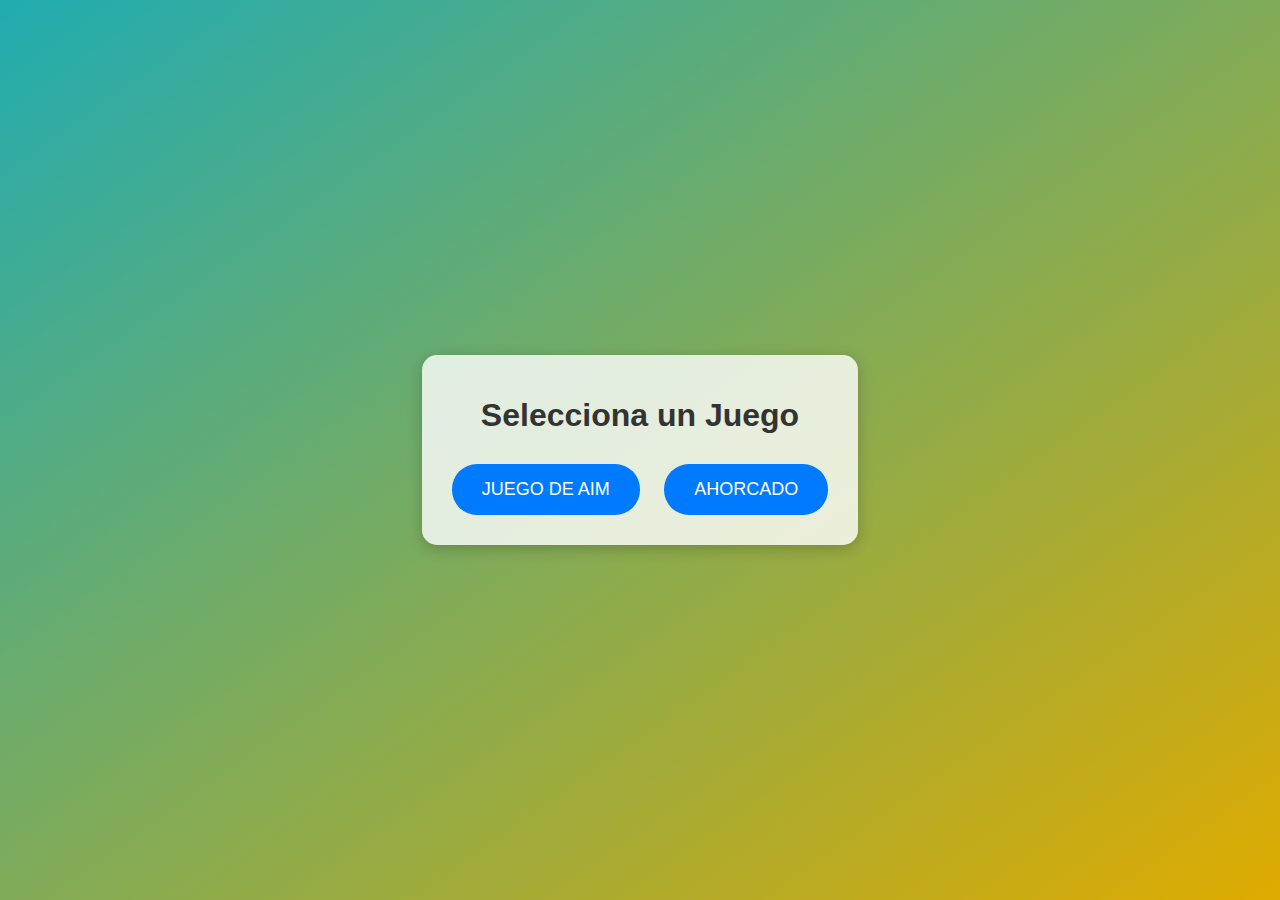
<file: index.html>
<!DOCTYPE html>
<html lang="es">
<head>
    <meta charset="UTF-8">
    <meta name="viewport" content="width=device-width, initial-scale=1.0">
    <link rel="shortcut icon" href="AIM/laptop.ico" type="image/x-icon">
    <title>Juegos</title>
    <link rel="stylesheet" href="styles.css">
</head>
<body>
    <div class="container">
        <h1>Selecciona un Juego</h1>
        <button class="game-button" onclick="window.location.href='../AIM/aim.html'">JUEGO DE AIM</button>
        <button class="game-button" onclick="window.location.href='../PERSONA/persona.html'">AHORCADO</button>
    </div>
</body>
</html>
</file>
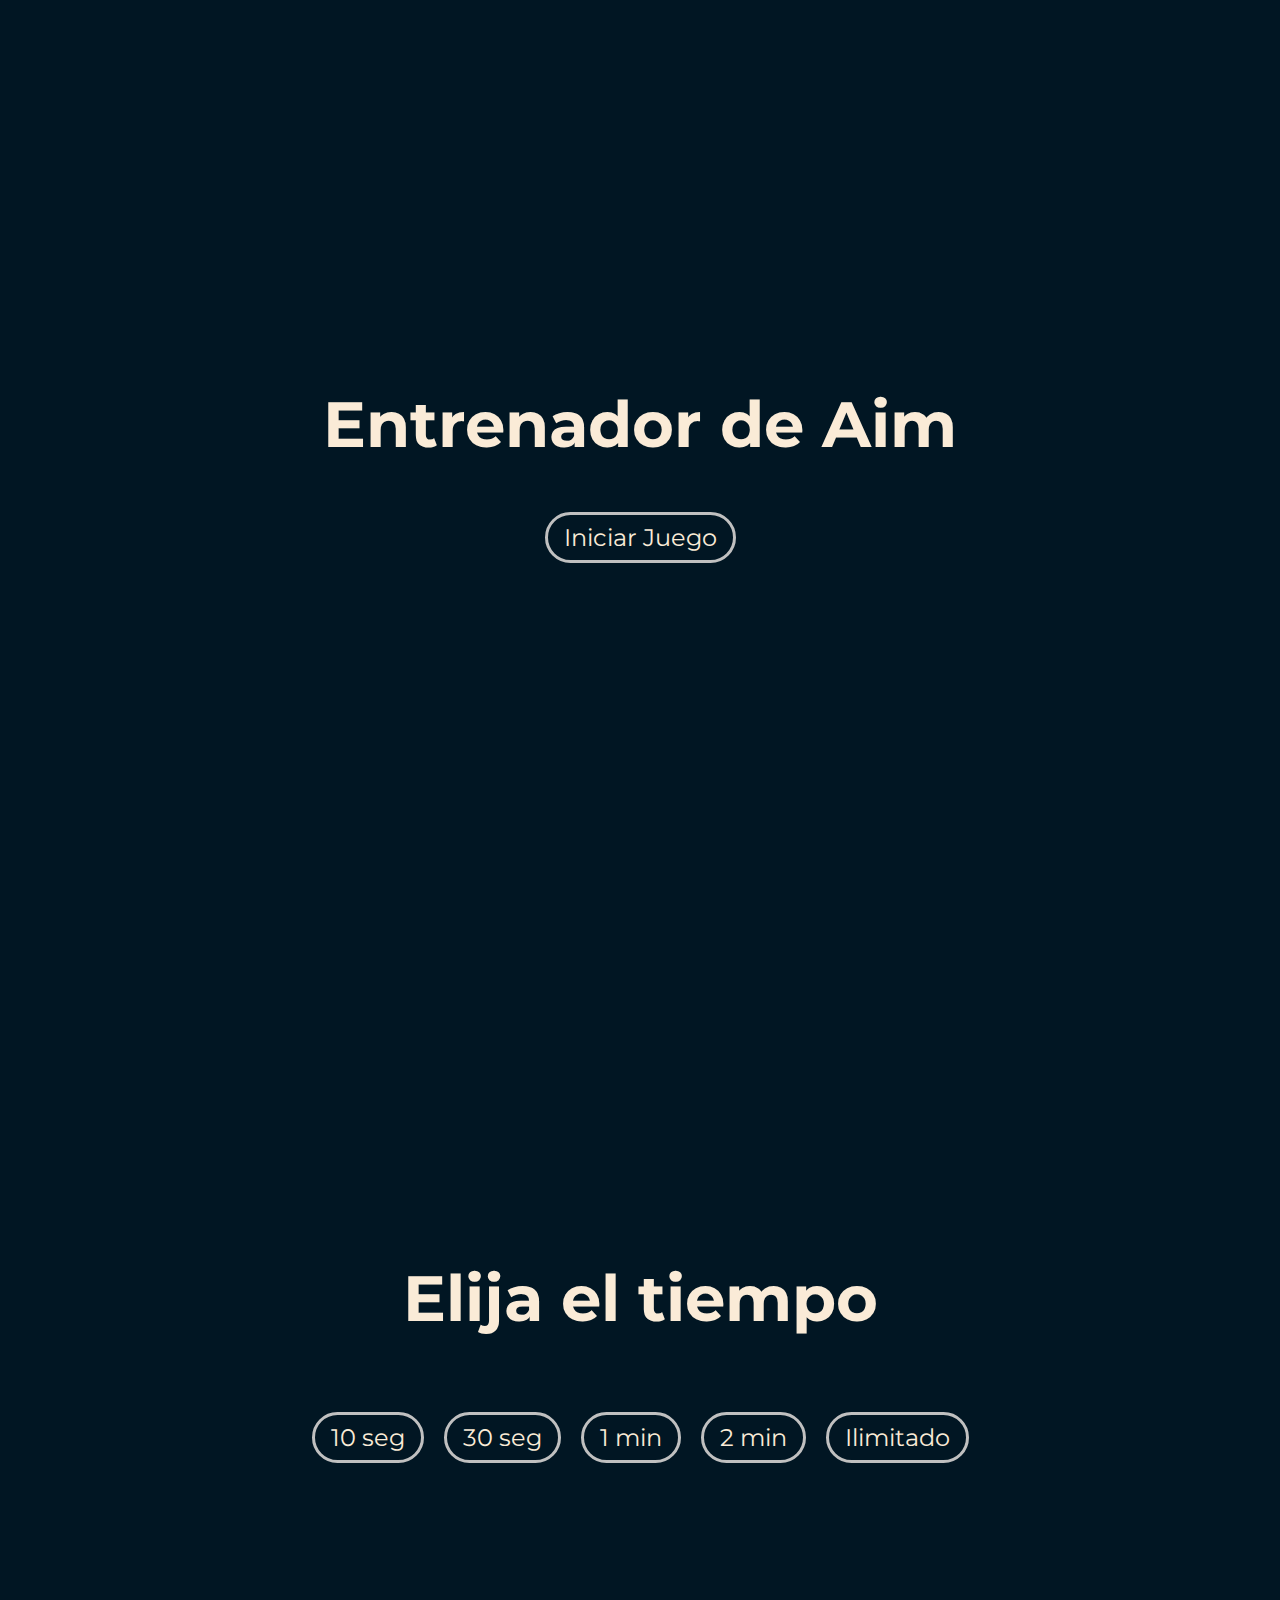
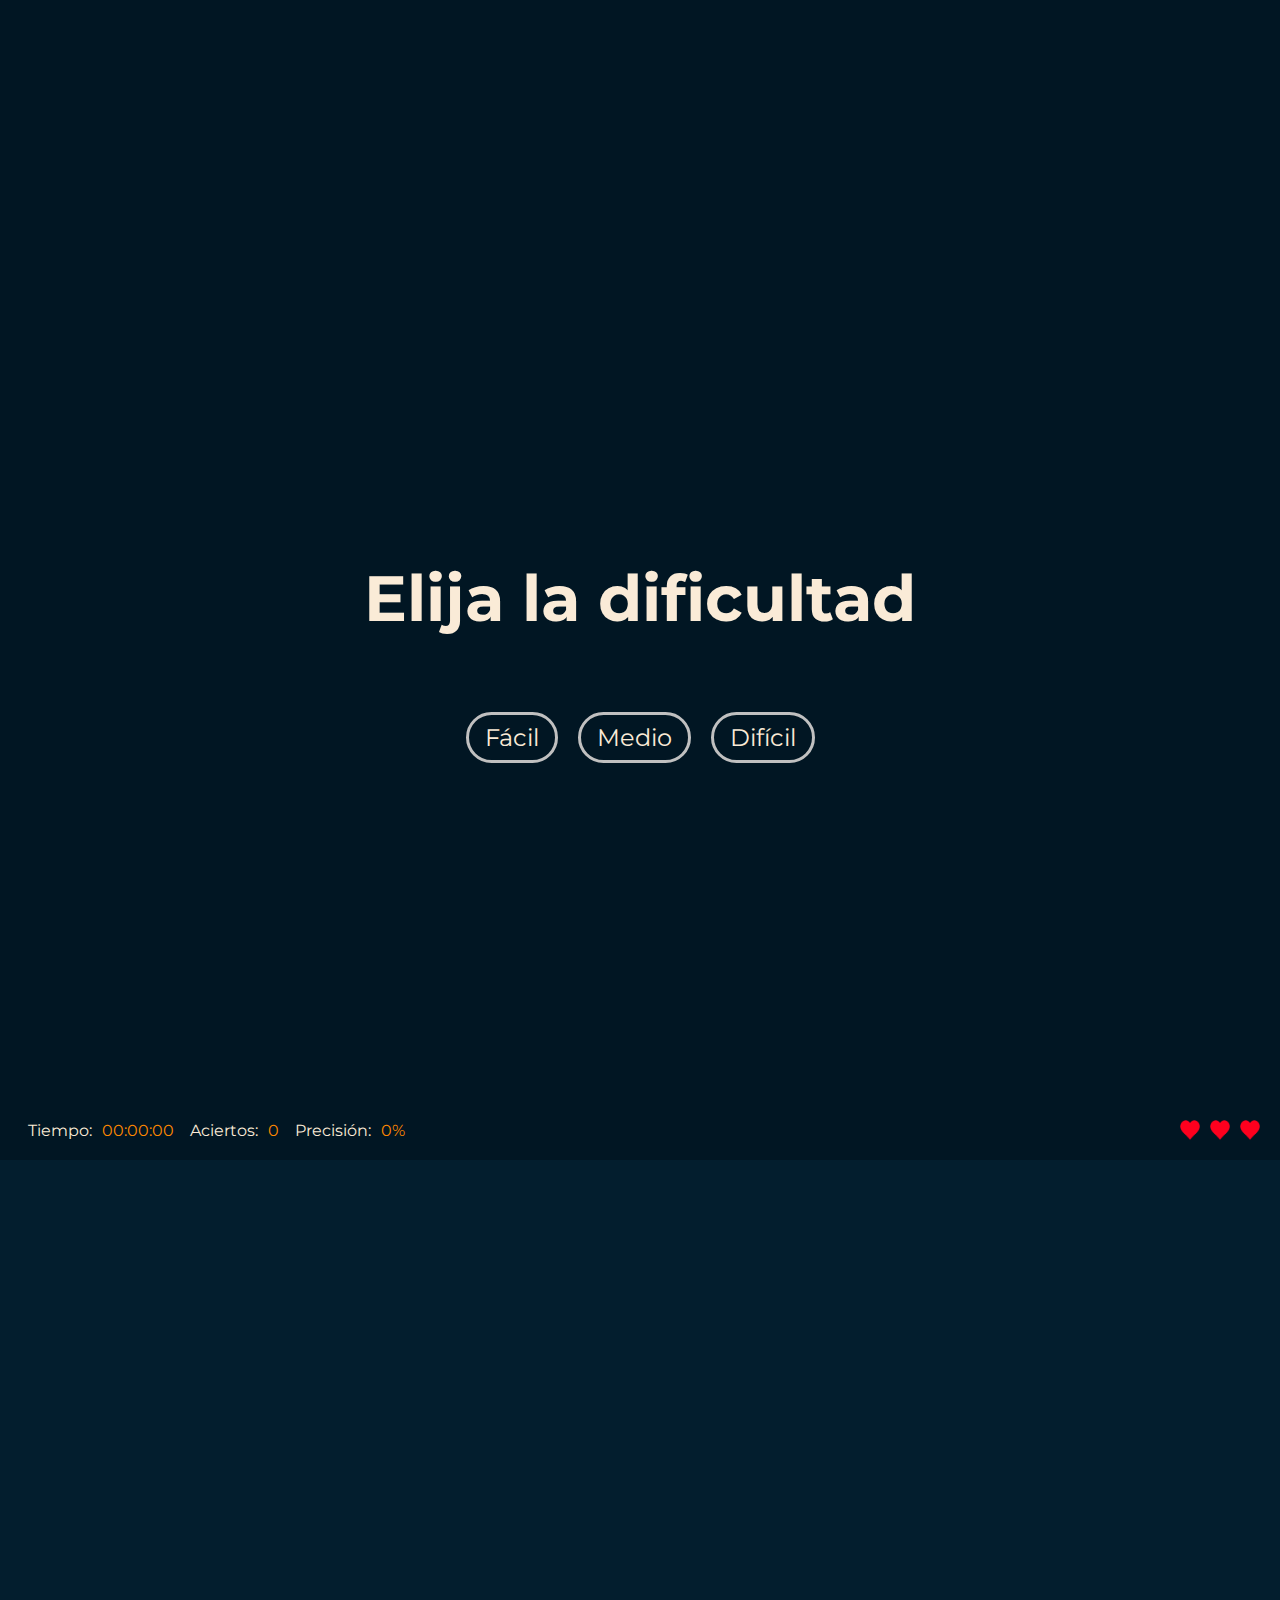
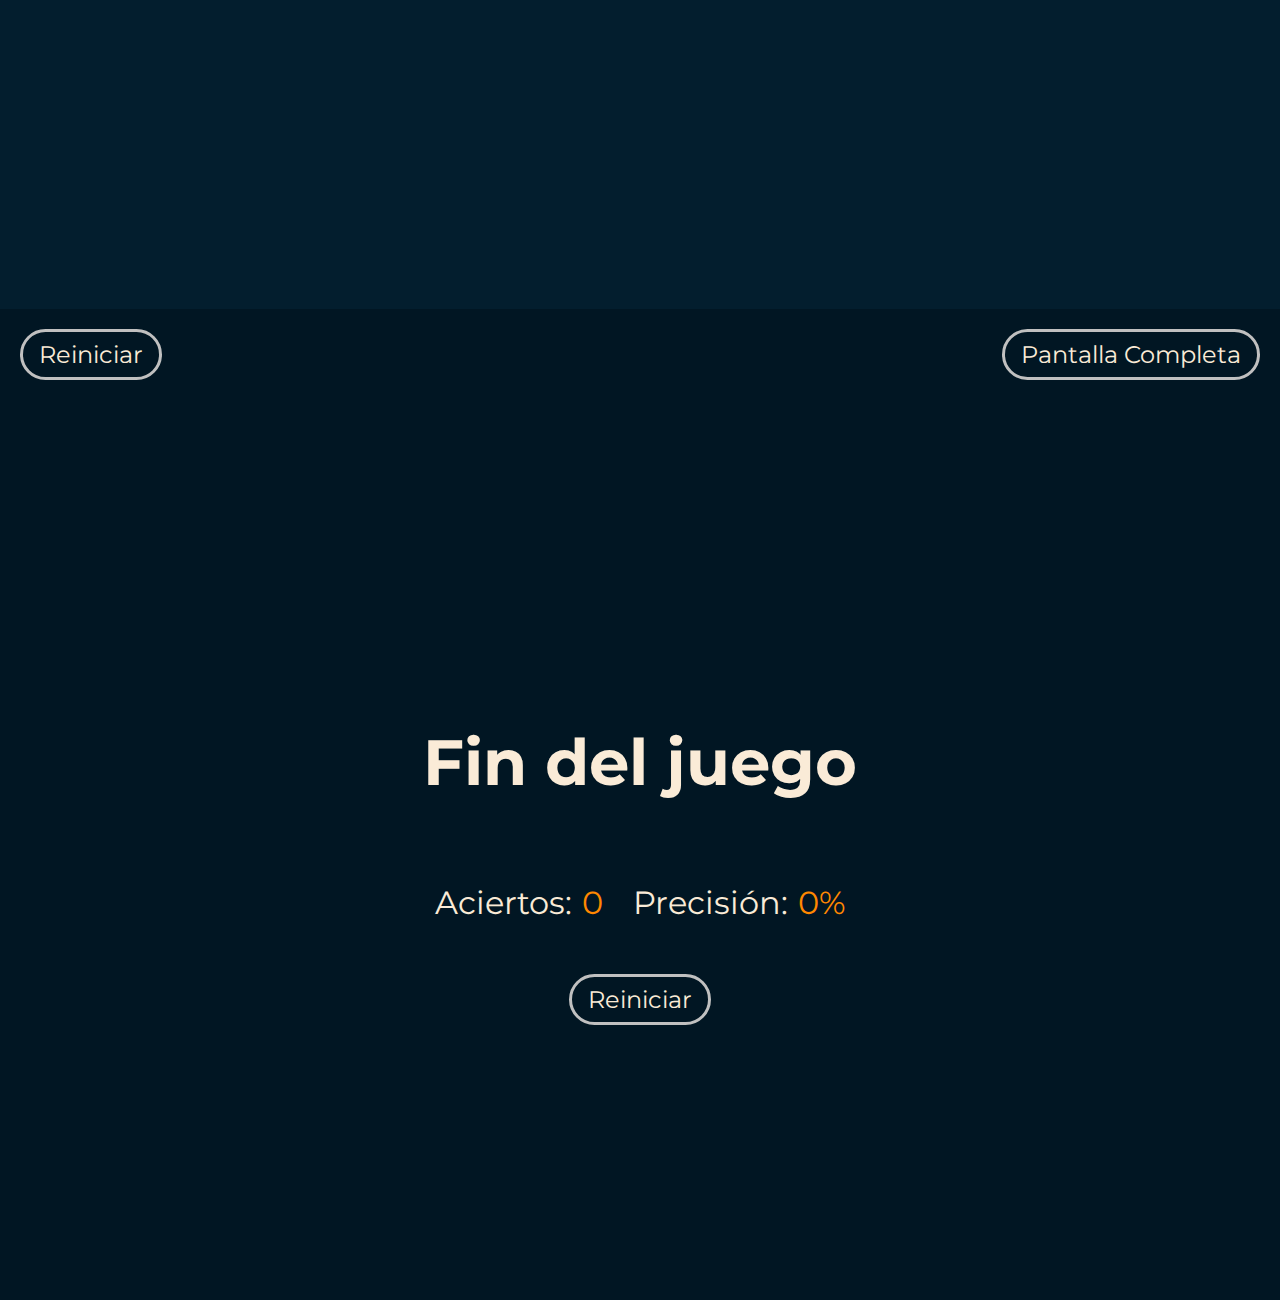
<file: AIM/aim.html>
<!DOCTYPE html>
<html lang="en">
<head>
    <meta charset="UTF-8" />
    <meta http-equiv="X-UA-Compatible" content="IE=edge" />
    <meta name="viewport" content="width=device-width, initial-scale=1.0" />
    <link rel="shortcut icon" href="laptop.ico" type="image/x-icon">
    <link rel="stylesheet" href="estilos.css"/>
    <title>Entrenador de Aim</title>
</head>
<body> 
    <div class="screen">
        <h1>Entrenador de Aim</h1>
        <button class="btn" id="start">Iniciar Juego</button>
    </div>
    
    <div class="screen">
        <h1>Elija el tiempo</h1>
        <ul class="list" id="time-list">
            <li>
                <button class="btn time-btn" data-time="10">10 seg</button>
            </li>
            <li>
                <button class="btn time-btn" data-time="30">30 seg</button>
            </li>
            <li>
                <button class="btn time-btn" data-time="60">1 min</button>
            </li>
            <li>
                <button class="btn time-btn" data-time="120">2 min</button>
            </li>
            <li>
                <button class="btn time-btn" data-unlimited="0">Ilimitado</button>
            </li>
        </ul>
    </div>
    
    <div class="screen">
        <h1>Elija la dificultad</h1>
        <ul class="list" id="difficulty-list">
            <li>
                <button class="btn difficulty-btn" data-difficulty="1">Fácil</button>
            </li>
            <li>
                <button class="btn difficulty-btn" data-difficulty="2">Medio</button>
            </li>
            <li>
                <button class="btn difficulty-btn" data-difficulty="3">Difícil</button>
            </li>
        </ul>
    </div>
    
    <div class="screen" id="game-screen">
        <div class="stats">
            <div class="info">
                <p>Tiempo:<span id="time">00:00:00</span></p>
                <p>Aciertos:<span id="hits">0</span></p>
                <p>Precisión:<span id="accuracy">0%</span></p>
            </div>
            <div class="lives">
                <img class="heart" id="heart1" src="corazon.png" alt="" />
                <img class="heart" id="heart2" src="corazon.png" alt="" />
                <img class="heart" id="heart3" src="corazon.png" alt="" />
            </div>
        </div>
        <div class="board" id="board"></div>
        <div class="options">
            <button class="btn restart">Reiniciar</button>
            <button class="btn" id="fullscreen">Pantalla Completa</button>
            <button class="btn" id="minimize">Minimizar</button>
        </div> 
    </div>

    <div class="screen">
        <h1>Fin del juego</h1>
        <div class="results">
            <p>Aciertos:<span id="hits-over">0</span></p>
            <p>Precisión:<span id="accuracy-over">0%</span></p>
        </div>
        <button class="btn restart">Reiniciar</button>
    </div>

    <script src="juego.js"></script>
</body>
</html>
</file>
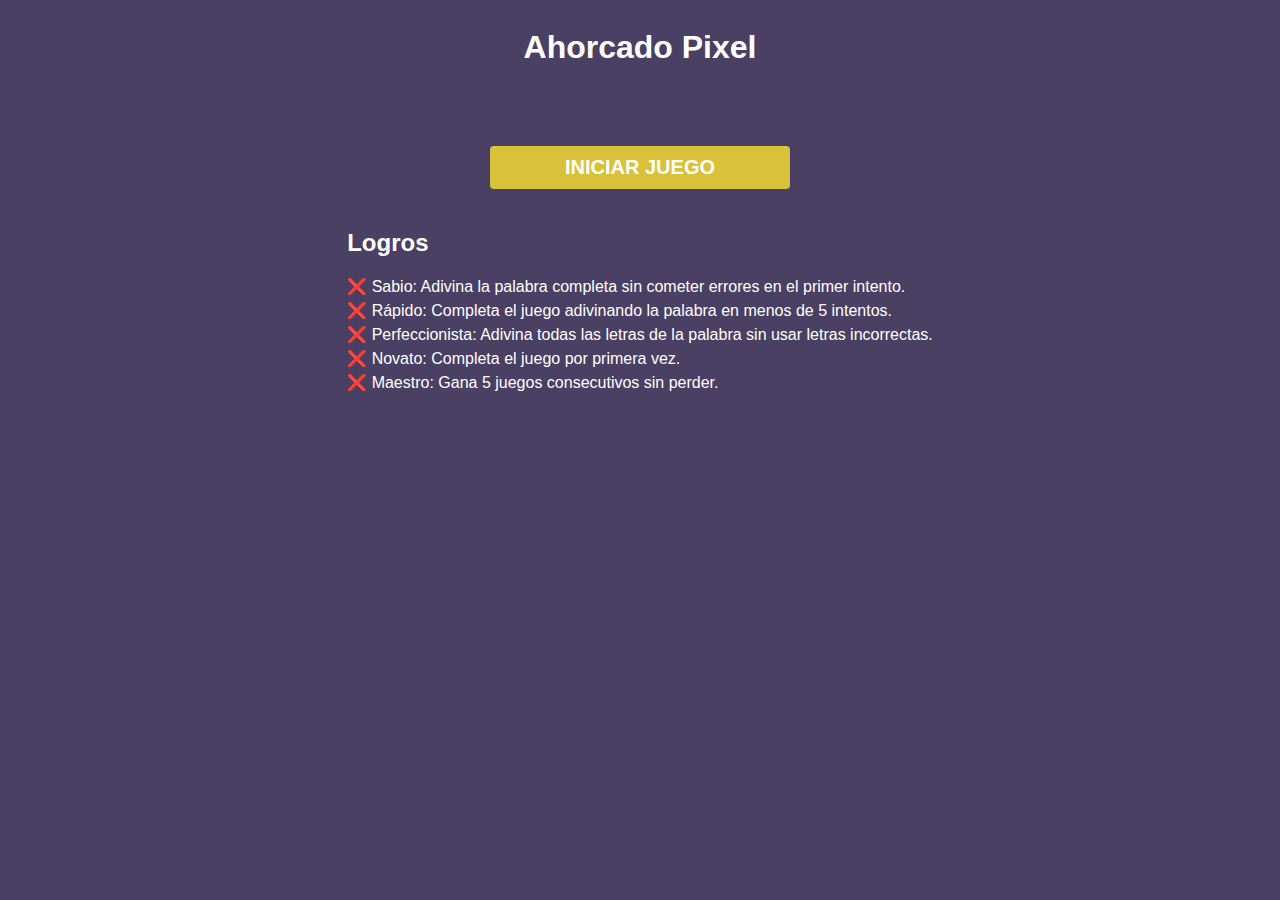
<file: PERSONA/persona.html>
<!DOCTYPE html>
<html lang="en">
<head>
    <meta charset="UTF-8">
    <meta http-equiv="X-UA-Compatible" content="IE=edge">
    <meta name="viewport" content="width=device-width, initial-scale=1.0">
    <link rel="shortcut icon" href="laptop.ico" type="image/x-icon">
    <title>Ahorcado</title>
    <link href="http://fonts.cdnfonts.com/css/sf-pixelate" rel="stylesheet">
    <link rel="stylesheet" href="styles.css" >
    <script type="text/javascript" src="palabras.js" defer></script>
    <script type="text/javascript" src="script.js" defer></script>
</head>
<body>
    <h1>Ahorcado Pixel</h1>
    <div>
        <canvas id="canvas"></canvas>
        <div id="usedLetters"></div>
    </div>
    <div id="usedLetters"></div>
    <div id="wordContainer"></div>
    <button id="startButton">INICIAR JUEGO</button>
    <div id="achievementsContainer">
        <h2>Logros</h2>
        <ul id="achievementsList"></ul>
    </div>    
</body>
</html>
</file>
<file: styles.css>
body {
    display: flex;
    justify-content: center;
    align-items: center;
    height: 100vh;
    margin: 0;
    background: linear-gradient(to bottom right, #21acb1, #dfab00); 
    font-family: Arial, sans-serif;
}

.container {
    text-align: center;
    background: rgba(255, 255, 255, 0.8); 
    padding: 20px;
    border-radius: 15px; 
    box-shadow: 0 4px 15px rgba(0, 0, 0, 0.2); 
}

h1 {
    margin-bottom: 20px;
    font-size: 2rem; 
    color: #333; 
}

.game-button {
    padding: 15px 30px;
    margin: 10px;
    border: none;
    border-radius: 25px;
    background-color: #007BFF;
    color: white;
    font-size: 18px;
    cursor: pointer;
    transition: background-color 0.3s, transform 0.3s; 
}

.game-button:hover {
    background-color: #0056b3;
    transform: translateY(-2px); 
}

.game-button:active {
    transform: translateY(0); 
}
</file>
<file: AIM/estilos.css>
@import url(https://fonts.googleapis.com/css?family=Montserrat:100,200,300,regular,500,600,700,800,900,100italic,200italic,300italic,italic,500italic,600italic,700italic,800italic,900italic);

:root {
  --primary-color: #ff8800;
  --secondary-color: #c0c0c0;
  --background-color: #1e1f26;
  --screen-bg-color: #011623;
}

* {
  box-sizing: border-box;
}

body {
  background-color: var(--background-color);
  color: #faebd7;
  font-family: "Montserrat", sans-serif;
  height: 100vh;
  overflow: hidden;
  margin: 0;
  text-align: center;
}

h1 {
  line-height: 1.4;
  font-size: 4rem;
}

.btn {
  background-color: transparent;
  border: 3px solid var(--secondary-color);
  border-radius: 30px;
  color: #faebd7;
  cursor: pointer;
  font-family: inherit;
  padding: 0.5rem 1rem;
  font-size: 1.5rem;
  transition: background-color 0.3s, color 0.3s; /* Transición suave */
}

.btn:hover {
  border: 3px solid var(--primary-color);
  color: var(--primary-color);
}

.button-group {
  display: flex;
  justify-content: center; /* Centrar los botones */
  gap: 20px; /* Espacio entre botones */
  margin-top: 20px; /* Espacio arriba del grupo de botones */
}

.btn.back {
  background-color: var(--secondary-color); /* Color diferente para el botón "Volver Atrás" */
  color: #1e1f26;
}

.btn.back:hover {
  background-color: var(--primary-color); /* Color al pasar el ratón */
  color: white;
}

.screen {
  display: flex;
  flex-direction: column;
  align-items: center;
  justify-content: center;
  height: 100vh;
  width: 100vw;
  transition: margin 0.5s ease-out;
  background-color: var(--screen-bg-color);
}

.screen.up {
  margin-top: -100vh;
}

.list {
  display: flex;
  flex-wrap: wrap;
  justify-content: center;
  list-style: none;
  padding: 0;
}

.list li {
  margin: 10px;
}

.stats {
  display: flex;
  justify-content: space-between;
  align-items: center;
  width: 100%;
  margin: 0 auto;
  padding: 20px;
}

.stats div {
  display: flex;
  align-items: center;
}

.stats div p {
  margin: 0 0.5rem;
}

.stats div span {
  margin-left: 10px;
  color: var(--primary-color);
}

.lives {
  display: flex;
  gap: 10px;
  align-items: center;
}

.lives .heart {
  width: 20px;
  height: 20px;
}

.lives .heart.dead {
  opacity: 0.5;
}

.board {
  display: flex;
  justify-content: center;
  align-items: center;
  position: relative;
  width: 100%;
  flex: 1;
  background: #031e2e;
  overflow: hidden;
}

.options {
  width: 100%;
  display: flex;
  justify-content: space-between;
  padding: 20px;
}

#minimize {
  display: none;
}

.circle {
  background-color: var(--primary-color);
  position: absolute;
  animation: circle 2s linear forwards;
  border-radius: 50%;
}

@keyframes circle {
  100% {
    transform: scale(0);
  }
}

.results {
  display: flex;
  align-items: center;
  justify-content: center;
  flex-wrap: wrap;
  gap: 30px;
  margin-bottom: 20px;
}

.results p {
  font-size: 2rem;
}

.results p span {
  color: var(--primary-color);
  margin-left: 10px;
}

@media (max-width: 768px) {
  h1 {
    font-size: 3rem;
  }
  .btn {
    font-size: 1.2rem;
  }
  .stats {
    gap: 20px;
    flex-direction: column;
  }
  .stats div {
    flex-wrap: wrap;
    align-items: center;
    justify-content: center;
    margin-bottom: 10px;
  }
  .lives {
    margin-bottom: 10px;
  }
}
</file>
<file: PERSONA/styles.css>
.hidden {
    color: transparent;
}

body {
    background-color: #4a4063;
    color: #fff;
    font-family: 'SF Pixelate', sans-serif;
    display: flex;
    flex-direction: column;
    justify-content: center;
    align-items: center;
}

#wordContainer {
    margin-top: 20px;
}

.letter {
    margin: 0 7px;
    position: relative;
    text-align: center;
}

.letter::after{
    content: ' ';
    display: block;
    position: absolute;
    left: 0;
    width: 100%;
    height: 1px;
    background-color: #fff;
    min-width: 12px;
}

#startButton {
    margin-top: 20px;
    appearance: none;
    font-family: 'SF Pixelate', sans-serif;
    border: none;
    width: 300px;
    padding: 10px;
    background: #d9c139;
    color: #fff;
    font-weight: 600;
    font-size: 20px;
    border-radius: 4px;
    cursor: pointer;
}

.canvas-body-part {
    transition: all 0.3s ease; /* Animación suave al dibujar */
}

#achievementsContainer {
    margin-top: 20px;
    color: #fff;
}

#achievementsList {
    list-style-type: none;
    padding: 0;
}

#achievementsList li {
    margin: 5px 0;
}
</file>
